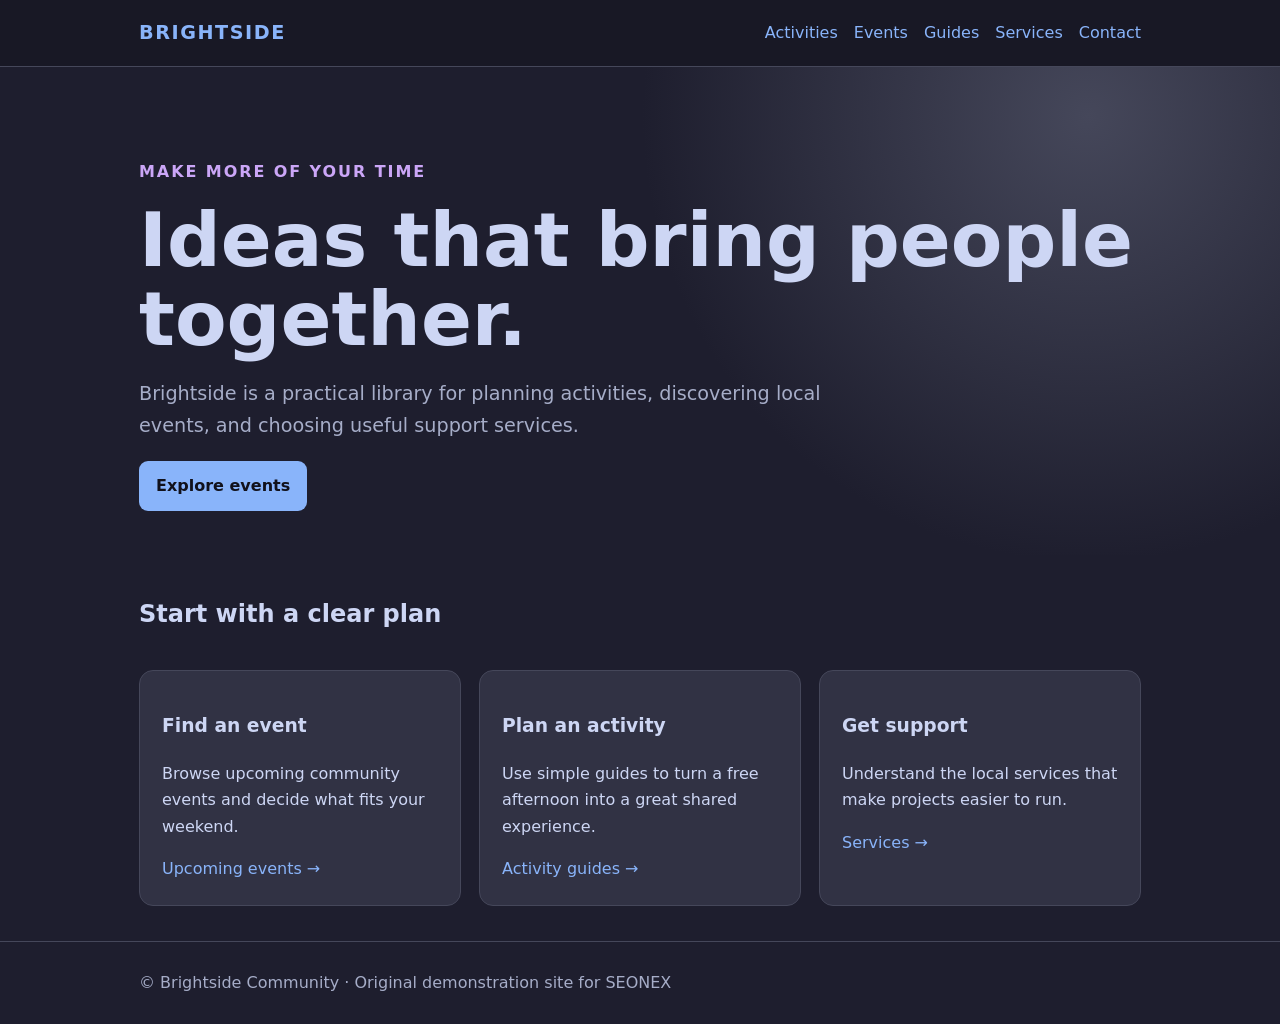
<file: website/index.html>
<!doctype html><html lang="en"><head><meta charset="utf-8"><meta name="viewport" content="width=device-width,initial-scale=1"><title>Brightside Activities & Events</title><meta name="description" content="Guides, events, and practical activities for curious local communities."><link rel="canonical" href="http://localhost:8000/"><link rel="stylesheet" href="assets/style.css"></head><body><header><div class="shell"><nav><a class="brand" href="/">BRIGHTSIDE</a><ul><li><a href="/activities.html">Activities</a></li><li><a href="/events.html">Events</a></li><li><a href="/guides.html">Guides</a></li><li><a href="/services.html">Services</a></li><li><a href="/contact.html">Contact</a></li></ul></nav></div></header><section class="hero"><div class="shell"><p class="eyebrow">Make more of your time</p><h1>Ideas that bring people together.</h1><p class="lead">Brightside is a practical library for planning activities, discovering local events, and choosing useful support services.</p><a class="button" href="/events.html">Explore events</a></div></section><main class="shell"><h2>Start with a clear plan</h2><div class="grid"><article class="card"><h3>Find an event</h3><p>Browse upcoming community events and decide what fits your weekend.</p><a href="/upcoming-events.html">Upcoming events →</a></article><article class="card"><h3>Plan an activity</h3><p>Use simple guides to turn a free afternoon into a great shared experience.</p><a href="/activity-guides.html">Activity guides →</a></article><article class="card"><h3>Get support</h3><p>Understand the local services that make projects easier to run.</p><a href="/services.html">Services →</a></article></div></main><footer><div class="shell">© Brightside Community · Original demonstration site for SEONEX</div></footer></body></html>
</file>
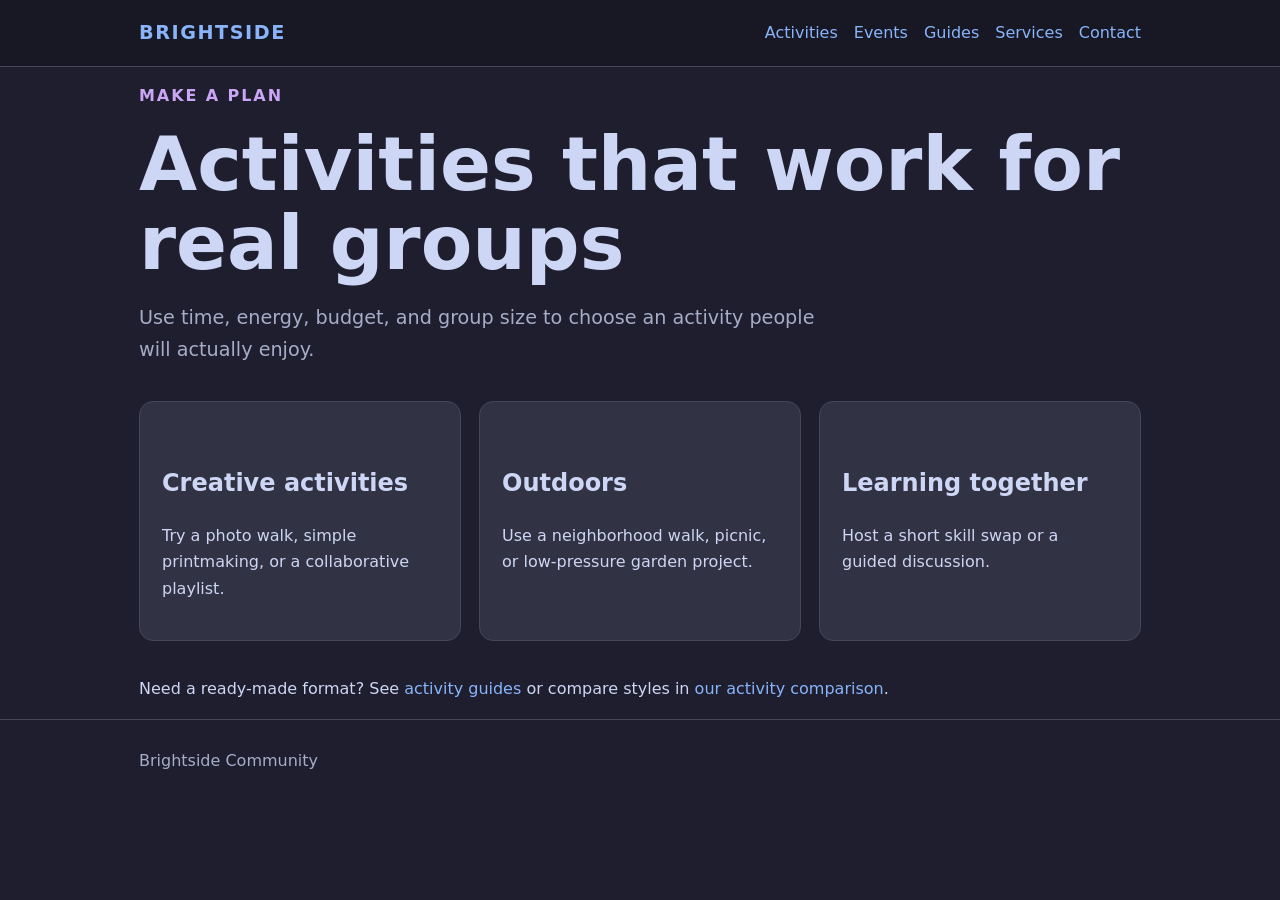
<file: website/activities.html>
<!doctype html><html lang="en"><head><meta charset="utf-8"><meta name="viewport" content="width=device-width,initial-scale=1"><title>Activities for Groups and Weekends | Brightside</title><meta name="description" content="Find approachable group activities for weekends, teams and local communities."><link rel="canonical" href="http://localhost:8000/activities.html"><link rel="stylesheet" href="assets/style.css"></head><body><header><div class="shell"><nav><a class="brand" href="/">BRIGHTSIDE</a><ul><li><a href="/activities.html">Activities</a></li><li><a href="/events.html">Events</a></li><li><a href="/guides.html">Guides</a></li><li><a href="/services.html">Services</a></li><li><a href="/contact.html">Contact</a></li></ul></nav></div></header><main class="shell"><p class="eyebrow">Make a plan</p><h1>Activities that work for real groups</h1><p class="lead">Use time, energy, budget, and group size to choose an activity people will actually enjoy.</p><div class="grid"><article class="card"><h2>Creative activities</h2><p>Try a photo walk, simple printmaking, or a collaborative playlist.</p></article><article class="card"><h2>Outdoors</h2><p>Use a neighborhood walk, picnic, or low-pressure garden project.</p></article><article class="card"><h2>Learning together</h2><p>Host a short skill swap or a guided discussion.</p></article></div><p>Need a ready-made format? See <a href="/activity-guides.html">activity guides</a> or compare styles in <a href="/activity-comparison.html">our activity comparison</a>.</p></main><footer><div class="shell">Brightside Community</div></footer></body></html>
</file>
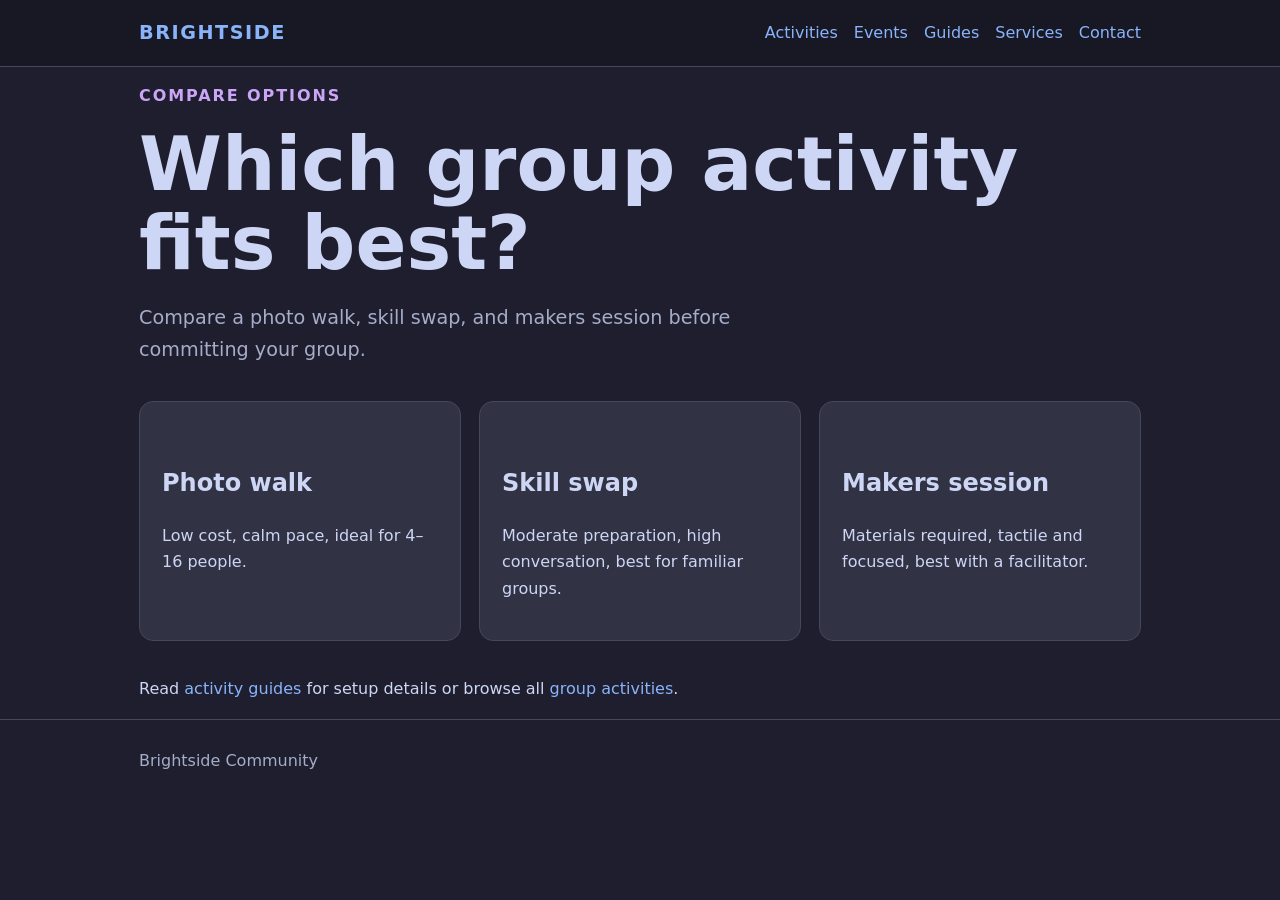
<file: website/activity-comparison.html>
<!doctype html><html lang="en"><head><meta charset="utf-8"><meta name="viewport" content="width=device-width,initial-scale=1"><title>Compare Group Activity Ideas | Brightside</title><meta name="description" content="Compare creative, outdoor and learning activities by budget, energy and group size."><link rel="canonical" href="http://localhost:8000/activity-comparison.html"><link rel="stylesheet" href="assets/style.css"></head><body><header><div class="shell"><nav><a class="brand" href="/">BRIGHTSIDE</a><ul><li><a href="/activities.html">Activities</a></li><li><a href="/events.html">Events</a></li><li><a href="/guides.html">Guides</a></li><li><a href="/services.html">Services</a></li><li><a href="/contact.html">Contact</a></li></ul></nav></div></header><main class="shell"><p class="eyebrow">Compare options</p><h1>Which group activity fits best?</h1><p class="lead">Compare a photo walk, skill swap, and makers session before committing your group.</p><div class="grid"><article class="card"><h2>Photo walk</h2><p>Low cost, calm pace, ideal for 4–16 people.</p></article><article class="card"><h2>Skill swap</h2><p>Moderate preparation, high conversation, best for familiar groups.</p></article><article class="card"><h2>Makers session</h2><p>Materials required, tactile and focused, best with a facilitator.</p></article></div><p>Read <a href="/activity-guides.html">activity guides</a> for setup details or browse all <a href="/activities.html">group activities</a>.</p></main><footer><div class="shell">Brightside Community</div></footer></body></html>
</file>
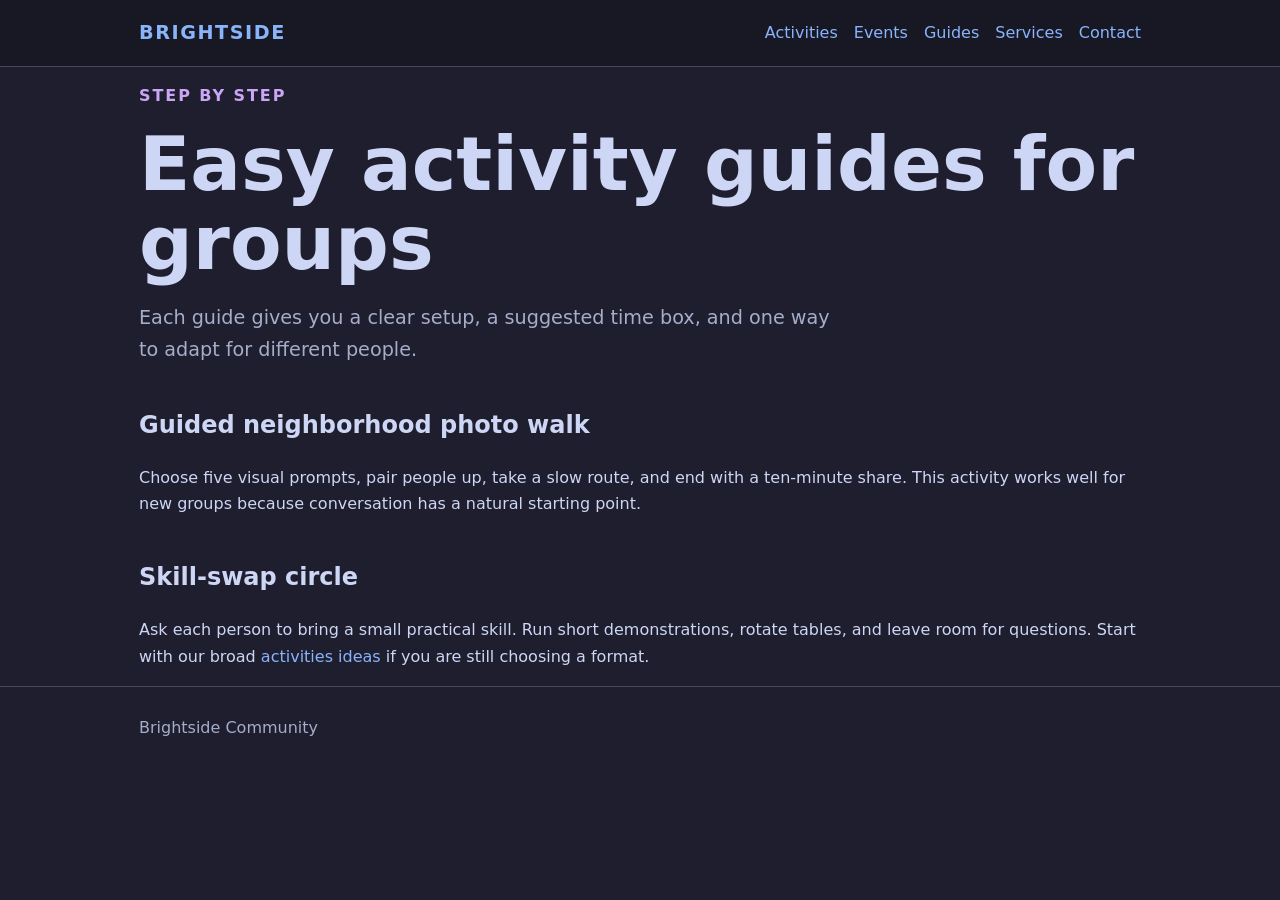
<file: website/activity-guides.html>
<!doctype html><html lang="en"><head><meta charset="utf-8"><meta name="viewport" content="width=device-width,initial-scale=1"><title>Easy Activity Guides for Groups | Brightside</title><meta name="description" content="Practical activity guides with timing, materials and facilitation tips for groups."><link rel="canonical" href="http://localhost:8000/activity-guides.html"><link rel="stylesheet" href="assets/style.css"></head><body><header><div class="shell"><nav><a class="brand" href="/">BRIGHTSIDE</a><ul><li><a href="/activities.html">Activities</a></li><li><a href="/events.html">Events</a></li><li><a href="/guides.html">Guides</a></li><li><a href="/services.html">Services</a></li><li><a href="/contact.html">Contact</a></li></ul></nav></div></header><main class="shell"><p class="eyebrow">Step by step</p><h1>Easy activity guides for groups</h1><p class="lead">Each guide gives you a clear setup, a suggested time box, and one way to adapt for different people.</p><h2>Guided neighborhood photo walk</h2><p>Choose five visual prompts, pair people up, take a slow route, and end with a ten-minute share. This activity works well for new groups because conversation has a natural starting point.</p><h2>Skill-swap circle</h2><p>Ask each person to bring a small practical skill. Run short demonstrations, rotate tables, and leave room for questions. Start with our broad <a href="/activities.html">activities ideas</a> if you are still choosing a format.</p></main><footer><div class="shell">Brightside Community</div></footer></body></html>
</file>
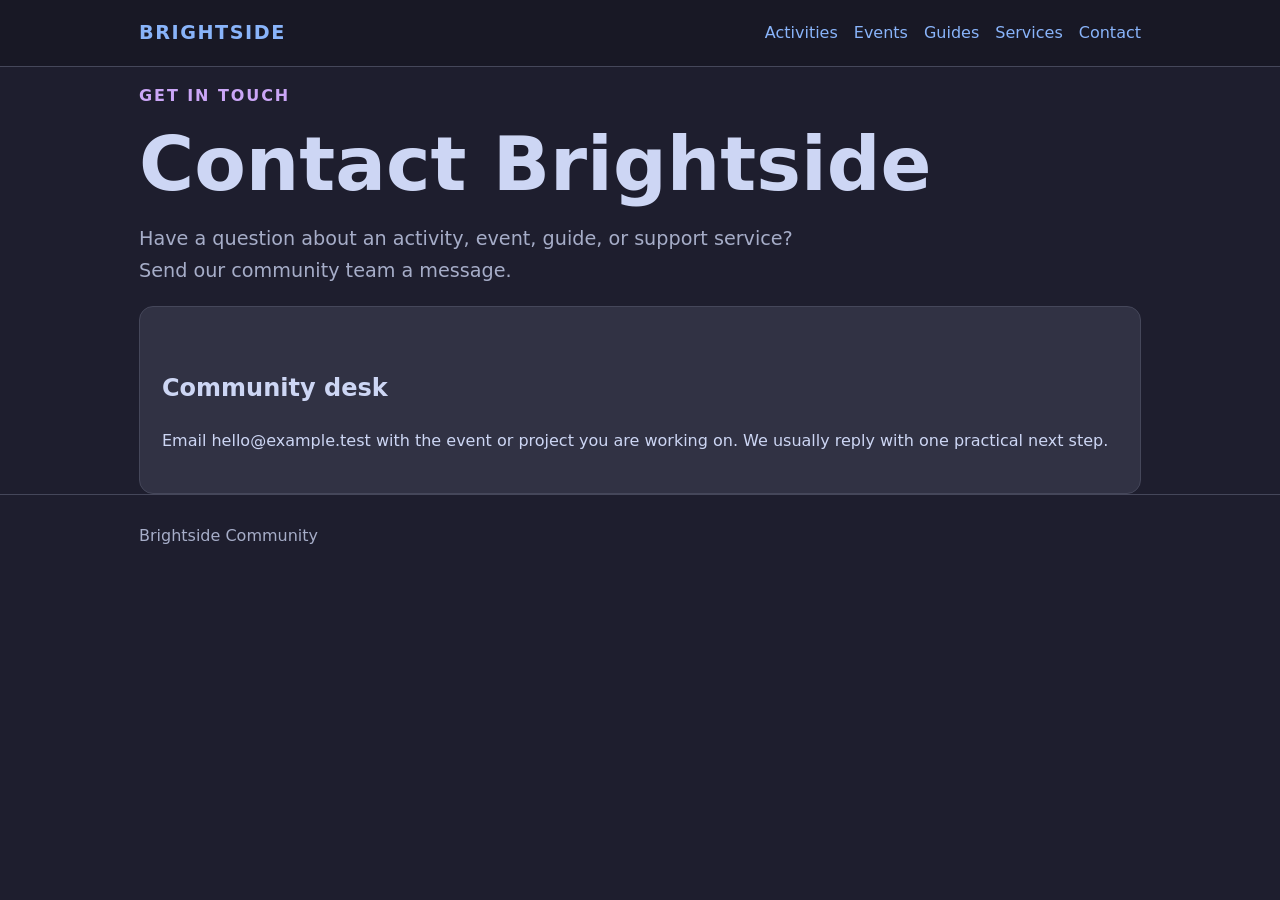
<file: website/contact.html>
<!doctype html><html lang="en"><head><meta charset="utf-8"><meta name="viewport" content="width=device-width,initial-scale=1"><title>Contact Brightside</title><meta name="description" content="Contact Brightside for a question about community activities, events or services."><link rel="canonical" href="http://localhost:8000/contact.html"><link rel="stylesheet" href="assets/style.css"></head><body><header><div class="shell"><nav><a class="brand" href="/">BRIGHTSIDE</a><ul><li><a href="/activities.html">Activities</a></li><li><a href="/events.html">Events</a></li><li><a href="/guides.html">Guides</a></li><li><a href="/services.html">Services</a></li><li><a href="/contact.html">Contact</a></li></ul></nav></div></header><main class="shell"><p class="eyebrow">Get in touch</p><h1>Contact Brightside</h1><p class="lead">Have a question about an activity, event, guide, or support service? Send our community team a message.</p><div class="card"><h2>Community desk</h2><p>Email hello@example.test with the event or project you are working on. We usually reply with one practical next step.</p></div></main><footer><div class="shell">Brightside Community</div></footer></body></html>
</file>
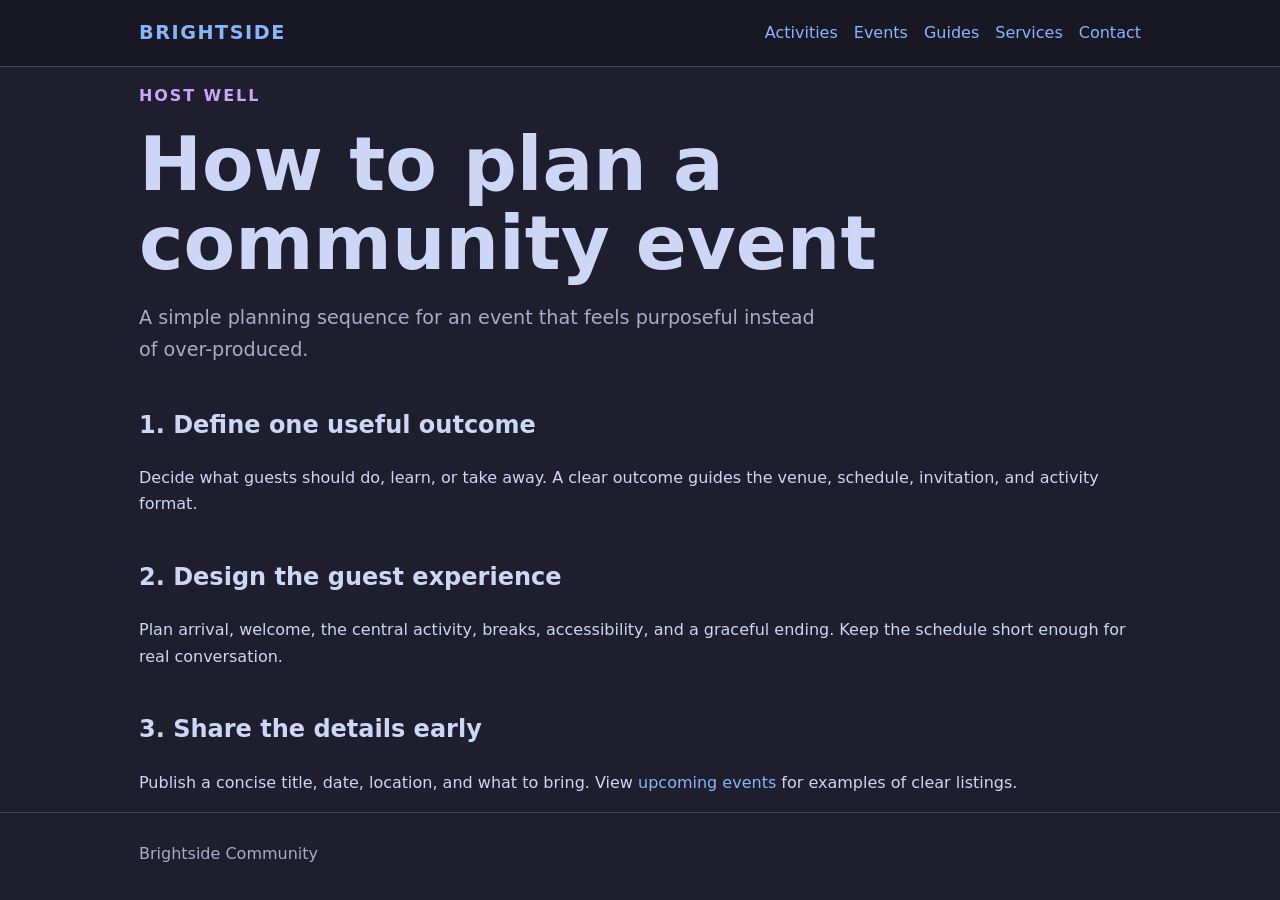
<file: website/event-planning.html>
<!doctype html><html lang="en"><head><meta charset="utf-8"><meta name="viewport" content="width=device-width,initial-scale=1"><title>How to Plan a Community Event | Brightside</title><meta name="description" content="A step-by-step event planning guide for welcoming, practical community gatherings."><link rel="canonical" href="http://localhost:8000/event-planning.html"><link rel="stylesheet" href="assets/style.css"></head><body><header><div class="shell"><nav><a class="brand" href="/">BRIGHTSIDE</a><ul><li><a href="/activities.html">Activities</a></li><li><a href="/events.html">Events</a></li><li><a href="/guides.html">Guides</a></li><li><a href="/services.html">Services</a></li><li><a href="/contact.html">Contact</a></li></ul></nav></div></header><main class="shell"><p class="eyebrow">Host well</p><h1>How to plan a community event</h1><p class="lead">A simple planning sequence for an event that feels purposeful instead of over-produced.</p><h2>1. Define one useful outcome</h2><p>Decide what guests should do, learn, or take away. A clear outcome guides the venue, schedule, invitation, and activity format.</p><h2>2. Design the guest experience</h2><p>Plan arrival, welcome, the central activity, breaks, accessibility, and a graceful ending. Keep the schedule short enough for real conversation.</p><h2>3. Share the details early</h2><p>Publish a concise title, date, location, and what to bring. View <a href="/upcoming-events.html">upcoming events</a> for examples of clear listings.</p></main><footer><div class="shell">Brightside Community</div></footer></body></html>
</file>
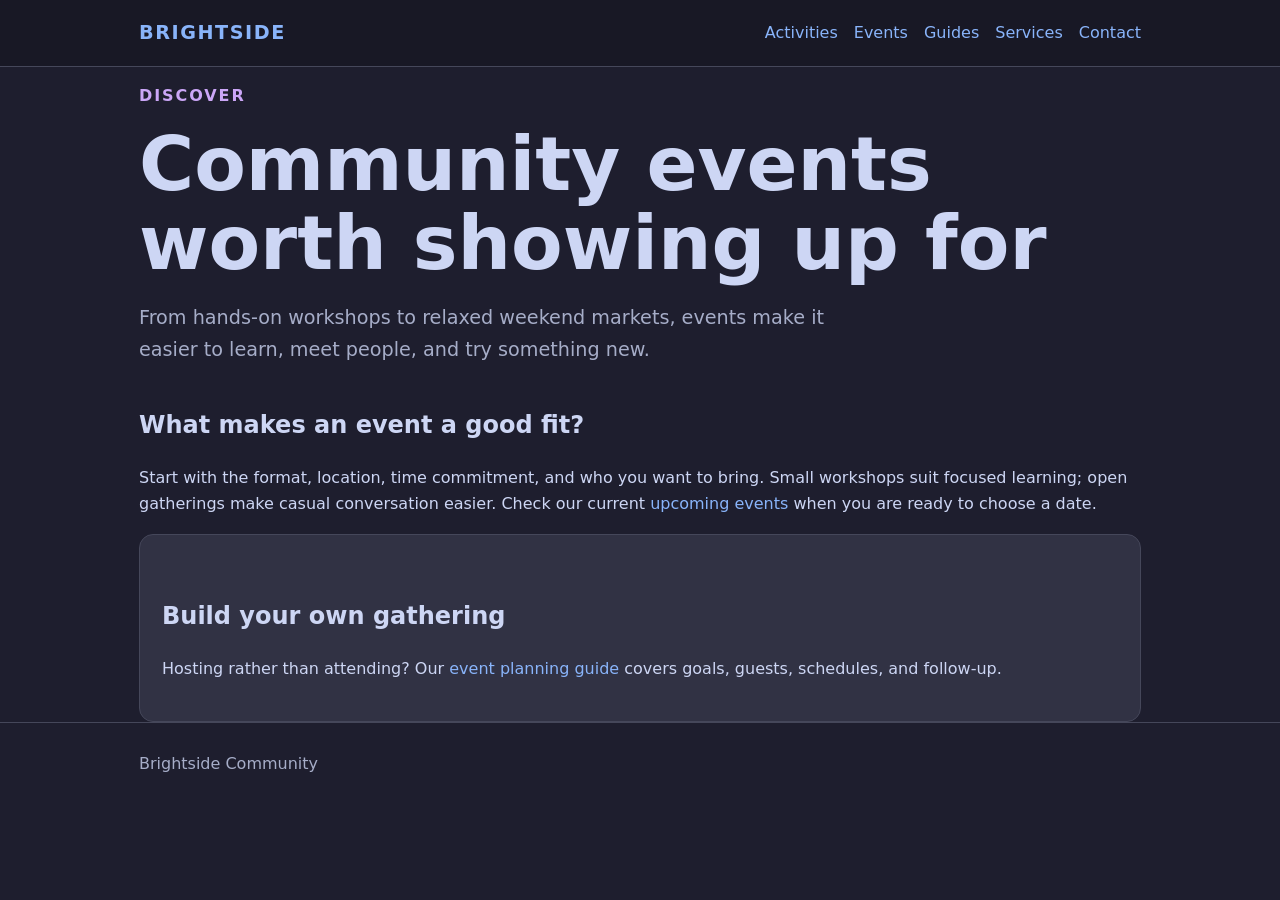
<file: website/events.html>
<!doctype html><html lang="en"><head><meta charset="utf-8"><meta name="viewport" content="width=device-width,initial-scale=1"><title>Community Events and Things To Do | Brightside</title><meta name="description" content="Discover community events, workshops, markets and gatherings worth attending."><link rel="canonical" href="http://localhost:8000/events.html"><link rel="stylesheet" href="assets/style.css"></head><body><header><div class="shell"><nav><a class="brand" href="/">BRIGHTSIDE</a><ul><li><a href="/activities.html">Activities</a></li><li><a href="/events.html">Events</a></li><li><a href="/guides.html">Guides</a></li><li><a href="/services.html">Services</a></li><li><a href="/contact.html">Contact</a></li></ul></nav></div></header><main class="shell"><p class="eyebrow">Discover</p><h1>Community events worth showing up for</h1><p class="lead">From hands-on workshops to relaxed weekend markets, events make it easier to learn, meet people, and try something new.</p><h2>What makes an event a good fit?</h2><p>Start with the format, location, time commitment, and who you want to bring. Small workshops suit focused learning; open gatherings make casual conversation easier. Check our current <a href="/upcoming-events.html">upcoming events</a> when you are ready to choose a date.</p><div class="card"><h2>Build your own gathering</h2><p>Hosting rather than attending? Our <a href="/event-planning.html">event planning guide</a> covers goals, guests, schedules, and follow-up.</p></div></main><footer><div class="shell">Brightside Community</div></footer></body></html>
</file>
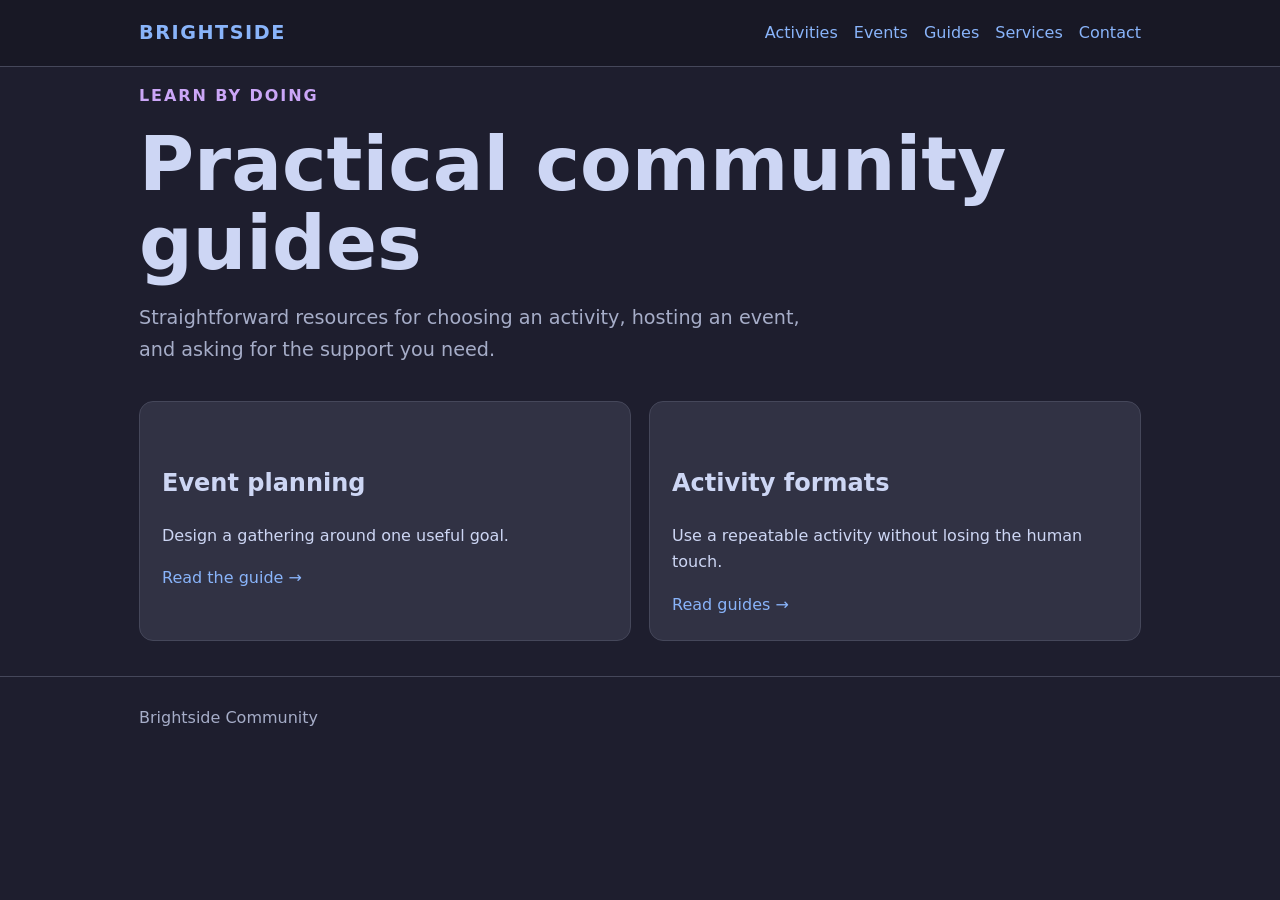
<file: website/guides.html>
<!doctype html><html lang="en"><head><meta charset="utf-8"><meta name="viewport" content="width=device-width,initial-scale=1"><title>Practical Community Guides | Brightside</title><meta name="description" content="Practical guides for planning activities, events and small community projects."><link rel="canonical" href="http://localhost:8000/guides.html"><link rel="stylesheet" href="assets/style.css"></head><body><header><div class="shell"><nav><a class="brand" href="/">BRIGHTSIDE</a><ul><li><a href="/activities.html">Activities</a></li><li><a href="/events.html">Events</a></li><li><a href="/guides.html">Guides</a></li><li><a href="/services.html">Services</a></li><li><a href="/contact.html">Contact</a></li></ul></nav></div></header><main class="shell"><p class="eyebrow">Learn by doing</p><h1>Practical community guides</h1><p class="lead">Straightforward resources for choosing an activity, hosting an event, and asking for the support you need.</p><div class="grid"><article class="card"><h2>Event planning</h2><p>Design a gathering around one useful goal.</p><a href="/event-planning.html">Read the guide →</a></article><article class="card"><h2>Activity formats</h2><p>Use a repeatable activity without losing the human touch.</p><a href="/activity-guides.html">Read guides →</a></article></div></main><footer><div class="shell">Brightside Community</div></footer></body></html>
</file>
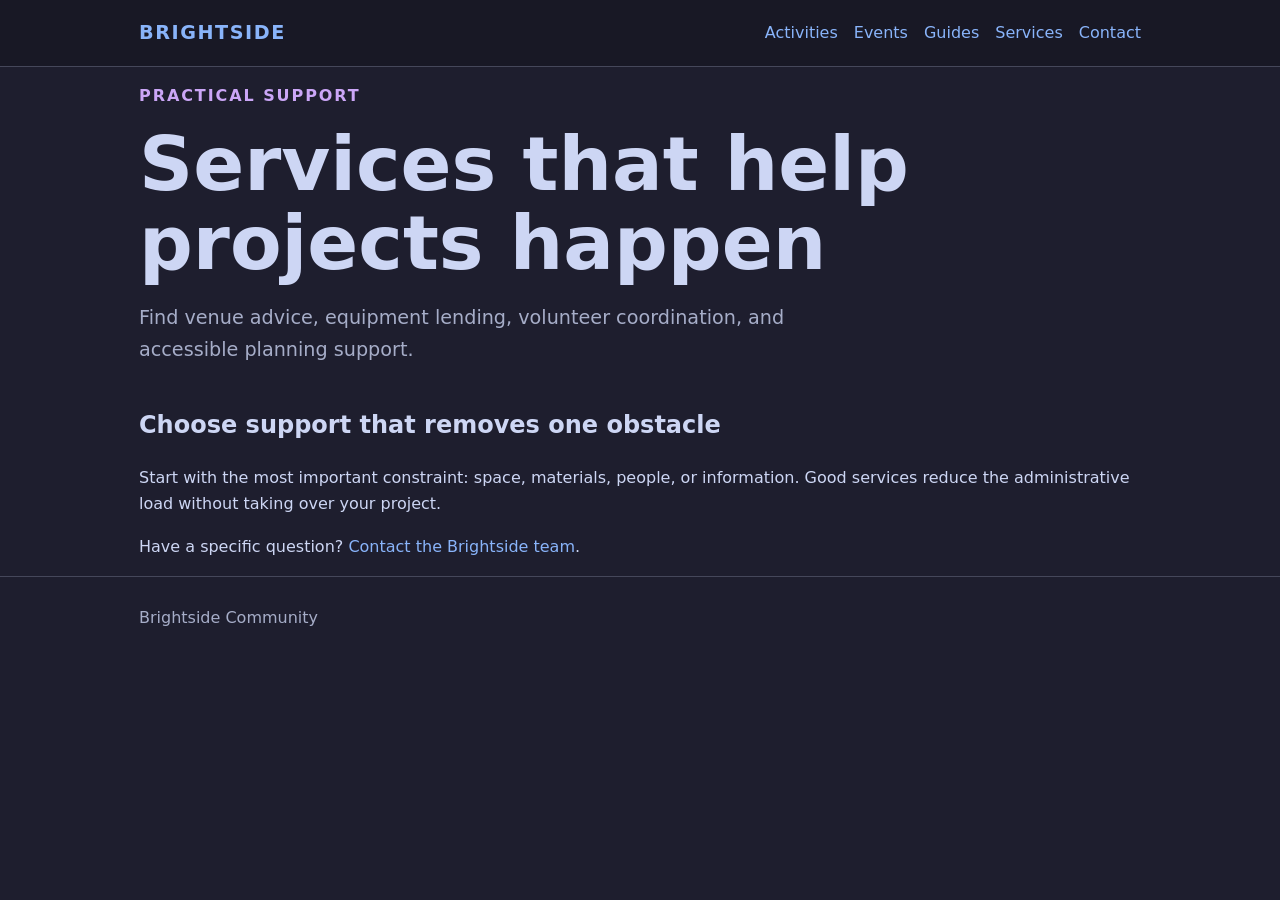
<file: website/services.html>
<!doctype html><html lang="en"><head><meta charset="utf-8"><meta name="viewport" content="width=device-width,initial-scale=1"><title>Community Support Services | Brightside</title><meta name="description" content="Discover practical services for venues, equipment, volunteers and local projects."><link rel="canonical" href="http://localhost:8000/services.html"><link rel="stylesheet" href="assets/style.css"></head><body><header><div class="shell"><nav><a class="brand" href="/">BRIGHTSIDE</a><ul><li><a href="/activities.html">Activities</a></li><li><a href="/events.html">Events</a></li><li><a href="/guides.html">Guides</a></li><li><a href="/services.html">Services</a></li><li><a href="/contact.html">Contact</a></li></ul></nav></div></header><main class="shell"><p class="eyebrow">Practical support</p><h1>Services that help projects happen</h1><p class="lead">Find venue advice, equipment lending, volunteer coordination, and accessible planning support.</p><h2>Choose support that removes one obstacle</h2><p>Start with the most important constraint: space, materials, people, or information. Good services reduce the administrative load without taking over your project.</p><p>Have a specific question? <a href="/contact.html">Contact the Brightside team</a>.</p></main><footer><div class="shell">Brightside Community</div></footer></body></html>
</file>
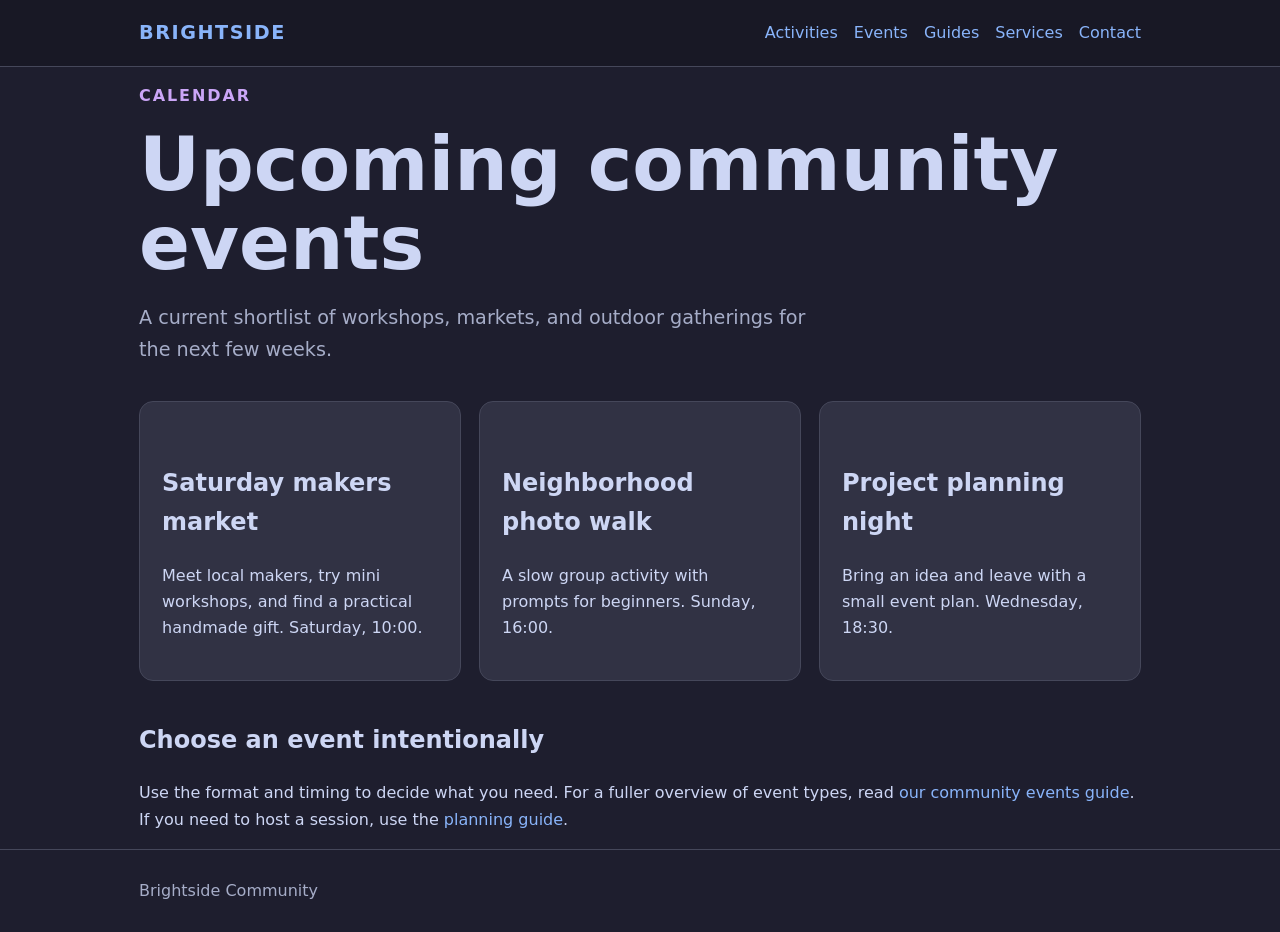
<file: website/upcoming-events.html>
<!doctype html><html lang="en"><head><meta charset="utf-8"><meta name="viewport" content="width=device-width,initial-scale=1"><title>Upcoming Community Events | Brightside</title><meta name="description" content="See upcoming community workshops, markets, talks and outdoor gatherings."><link rel="canonical" href="http://localhost:8000/upcoming-events.html"><link rel="stylesheet" href="assets/style.css"></head><body><header><div class="shell"><nav><a class="brand" href="/">BRIGHTSIDE</a><ul><li><a href="/activities.html">Activities</a></li><li><a href="/events.html">Events</a></li><li><a href="/guides.html">Guides</a></li><li><a href="/services.html">Services</a></li><li><a href="/contact.html">Contact</a></li></ul></nav></div></header><main class="shell"><p class="eyebrow">Calendar</p><h1>Upcoming community events</h1><p class="lead">A current shortlist of workshops, markets, and outdoor gatherings for the next few weeks.</p><div class="grid"><article class="card"><h2>Saturday makers market</h2><p>Meet local makers, try mini workshops, and find a practical handmade gift. Saturday, 10:00.</p></article><article class="card"><h2>Neighborhood photo walk</h2><p>A slow group activity with prompts for beginners. Sunday, 16:00.</p></article><article class="card"><h2>Project planning night</h2><p>Bring an idea and leave with a small event plan. Wednesday, 18:30.</p></article></div><h2>Choose an event intentionally</h2><p>Use the format and timing to decide what you need. For a fuller overview of event types, read <a href="/events.html">our community events guide</a>. If you need to host a session, use the <a href="/event-planning.html">planning guide</a>.</p></main><footer><div class="shell">Brightside Community</div></footer></body></html>
</file>
<file: website/assets/style.css>
:root{--base:#1e1e2e;--surface:#313244;--panel:#45475a;--text:#cdd6f4;--sub:#a6adc8;--blue:#89b4fa;--mauve:#cba6f7;--green:#a6e3a1;--peach:#fab387}*{box-sizing:border-box}body{margin:0;background:var(--base);color:var(--text);font:16px/1.65 Inter,system-ui,sans-serif}.shell{max-width:1050px;margin:auto;padding:0 24px}header{border-bottom:1px solid #45475a;background:#181825}nav{display:flex;justify-content:space-between;align-items:center;gap:20px;padding:17px 0}.brand{font-weight:800;font-size:1.2rem;color:var(--blue);letter-spacing:.08em}nav ul{display:flex;gap:16px;flex-wrap:wrap;list-style:none;margin:0;padding:0}a{color:var(--blue);text-decoration:none}a:hover{text-decoration:underline}.hero{padding:76px 0 44px;background:radial-gradient(circle at 85% 10%,#45475a,transparent 38%)}h1{font-size:clamp(2.2rem,6vw,4.7rem);line-height:1.05;margin:.3rem 0 1rem}h2{margin-top:2.5rem}.eyebrow{color:var(--mauve);font-weight:700;text-transform:uppercase;letter-spacing:.12em}.lead{font-size:1.2rem;color:var(--sub);max-width:700px}.grid{display:grid;grid-template-columns:repeat(auto-fit,minmax(220px,1fr));gap:18px;margin:35px 0}.card{padding:22px;background:var(--surface);border:1px solid var(--panel);border-radius:14px}.button{display:inline-block;background:var(--blue);color:#11111b;padding:12px 17px;border-radius:9px;font-weight:700}main{padding:35px 0 75px}footer{color:var(--sub);padding:28px 0;border-top:1px solid var(--panel)}@media(max-width:620px){nav{align-items:flex-start;flex-direction:column}.hero{padding-top:48px}}
</file>
